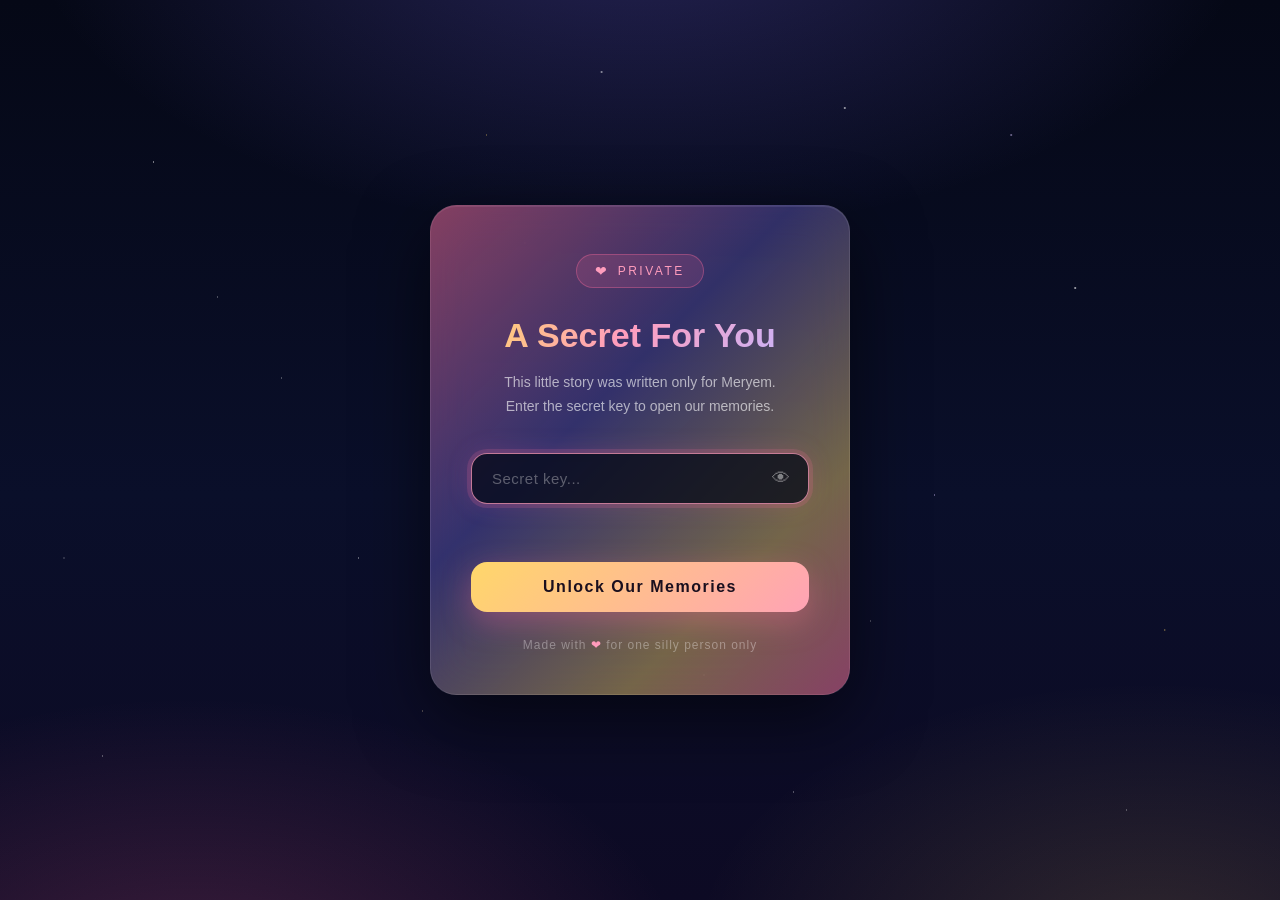
<file: index.html>
<!DOCTYPE html>
<html lang="zh-CN">

<head>

  <meta charset="UTF-8">

  <meta
          name="viewport"
          content="width=device-width, initial-scale=1.0">

  <title>To My Silly ❤️</title>

  <link rel="stylesheet" href="css/style.css">

  <script src="js/auth.js"></script>

  <script>
    // 访问守卫：未解锁时跳转到登录页
    if (!window.MBWGate || !MBWGate.isUnlocked()) {
      location.replace("login.html");
    }
  </script>

</head>
<body>

<div id="movieToast"></div>

<!-- 第1-10章背景：流星 -->
<video id="bgVideo1" autoplay muted loop playsinline>
  <source src="video/meteor.mp4" type="video/mp4">
</video>

<!-- 第11-12章背景：第二个背景视频 -->
<video id="bgVideo2" autoplay muted loop playsinline>
  <source src="video/background2.mp4" type="video/mp4">
</video>

<!-- 第13-29章背景：第三个背景视频 -->
<video id="bgVideo3" autoplay muted loop playsinline>
  <source src="video/background3.mp4" type="video/mp4">
</video>

<!-- 第30章最后一章：烟花（保持原来的 fireworks.mp4） -->
<video id="fireVideo" autoplay muted loop playsinline>
  <source src="video/fireworks.mp4" type="video/mp4">
</video>

<!-- 背景遮罩 -->
<div id="videoOverlay"></div>

<!-- 首页 -->
<section id="cover">

  <div class="cover-content">

    <h2 class="small-title">
      Happy Birthday
    </h2>

    <h1 id="name">
      Meryem ❤️ (Silly Meryem)
    </h1>

    <p class="subtitle">
      To My Silly
      A Little Story About How We Found Each Other
      Some stories begin with a plan.
      Ours didn't.
      It started with a message,
      a few silly conversations,
      and two people who were thousands of miles apart.
    </p >

    <button id="startBtn">
      ابدأ الذكريات
    </button>

  </div>

</section>

<!-- 幻灯片 -->
<section id="memory" class="hidden">

  <div id="slideContainer"></div>

  <div id="pageNumber"></div>

  <div id="movieQuote"></div>

</section>

<!-- 背景音乐 -->
<audio id="bgm" preload="auto"></audio>

<div id="navButtons">

  <button id="prevBtn">
    ❮
  </button>

  <button id="nextBtn">
    ❯
  </button>

</div>

<script src="js/data.js"></script>
<script src="js/effects.js"></script>
<script src="js/engine.js"></script>
</body>

</html>
</file>
<file: css/style.css>
/* =====================================================
   Meryem Birthday Movie — Clean Style V6
   -----------------------------------------------------
   Cleaned and consolidated version.
   Compatible with:
   index.html
   js/engine.js
   js/data.js
   ===================================================== */

/* =====================================================
   1. RESET / BASE
   ===================================================== */

* {
  margin: 0;
  padding: 0;
  box-sizing: border-box;
}

html,
body {
  width: 100%;
  height: 100%;
  min-height: 100%;
  overflow: hidden;
  background: #050816;
  color: #ffffff;
  font-family:
          "Poppins",
          "Segoe UI",
          "Noto Sans Arabic",
          Arial,
          sans-serif;
}

body {
  position: relative;
  -webkit-font-smoothing: antialiased;
  text-rendering: optimizeLegibility;
}

button {
  font-family: inherit;
}

/* =====================================================
   2. BACKGROUND VIDEOS
   ===================================================== */

#bgVideo1,
#bgVideo2,
#bgVideo3,
#fireVideo {
  position: fixed;
  inset: 0;
  display: block;
  width: 100%;
  height: 100%;
  min-width: 100vw;
  min-height: 100vh;
  min-height: 100dvh;
  object-fit: cover;
  object-position: center center;
  pointer-events: none;
  z-index: 0;
  transition: opacity 2s ease;
}

#bgVideo1,
#bgVideo2,
#bgVideo3,
#fireVideo {
  opacity: 0;
}

#bgVideo1 {
  opacity: 1;
}

/* Dark layer above videos */
#videoOverlay {
  position: fixed;
  inset: 0;
  background:
          linear-gradient(
                  180deg,
                  rgba(0, 0, 0, 0.18),
                  rgba(0, 0, 0, 0.42)
          );
  z-index: 1;
  pointer-events: none;
}

/* Optional star layer */
#stars {
  position: fixed;
  inset: 0;
  background-image:
          radial-gradient(
                  circle,
                  rgba(255, 255, 255, 0.9) 1.2px,
                  transparent 1.2px
          );
  background-size: 90px 90px;
  opacity: 0.25;
  z-index: 1;
  pointer-events: none;
}

/* Extra cinematic glow */
body::before {
  content: "";
  position: fixed;
  inset: 0;
  background:
          radial-gradient(
                  circle at 50% 0%,
                  rgba(90, 120, 255, 0.16),
                  transparent 48%
          ),
          radial-gradient(
                  circle at 50% 100%,
                  rgba(255, 80, 130, 0.10),
                  transparent 48%
          );
  z-index: 1;
  pointer-events: none;
}

/* =====================================================
   3. COMMON LAYERS
   ===================================================== */

#cover,
#memory {
  position: relative;
  z-index: 2;
  width: 100vw;
  max-width: none;
}

.hidden {
  display: none !important;
}

/* =====================================================
   4. COVER / HOME PAGE
   ===================================================== */

#cover {
  height: 100vh;
  height: 100dvh;
  display: flex;
  justify-content: center;
  align-items: center;
  text-align: center;
  padding: 30px;
}

.cover-content {
  width: min(900px, 92vw);
  animation: fadeUp 1.4s ease both;
}

.small-title {
  font-size: clamp(22px, 3vw, 32px);
  letter-spacing: 5px;
  color: #ffd166;
  margin-bottom: 18px;
  font-weight: 700;
}

#name {
  font-size: clamp(36px, 6vw, 64px);
  line-height: 1.2;
  font-weight: 700;
  margin-bottom: 24px;
  text-shadow: 0 8px 30px rgba(0, 0, 0, 0.35);
}

.subtitle {
  width: min(760px, 100%);
  margin: 0 auto 42px;
  color: rgba(255, 255, 255, 0.88);
  font-size: clamp(17px, 2vw, 22px);
  line-height: 1.8;
  white-space: pre-line;
}

/* Start button */
#startBtn {
  padding: 16px 44px;
  border: 1px solid rgba(255, 255, 255, 0.18);
  border-radius: 999px;
  background: rgba(255, 77, 109, 0.92);
  color: #ffffff;
  font-size: 20px;
  font-weight: 600;
  cursor: pointer;
  box-shadow:
          0 12px 35px rgba(0, 0, 0, 0.35),
          0 0 25px rgba(255, 77, 109, 0.18);
  transition:
          transform 0.3s ease,
          background 0.3s ease,
          box-shadow 0.3s ease;
  animation: breath 2.5s ease-in-out infinite;
}

#startBtn:hover {
  transform: scale(1.05);
  background: #ff6884;
  box-shadow:
          0 16px 40px rgba(0, 0, 0, 0.4),
          0 0 30px rgba(255, 77, 109, 0.25);
}

#startBtn:active {
  transform: scale(0.97);
}

/* =====================================================
   5. MEMORY AREA
   ===================================================== */

#memory {
  height: 100vh;
  height: 100dvh;
  display: flex;
  justify-content: center;
  align-items: stretch;
}

#slideContainer {
  width: 100%;
  height: 100%;
  min-height: 0;
}

/* Each page */
.slide {
  width: 100%;
  height: 100vh;
  height: 100dvh;
  min-height: 100vh;
  min-height: 100dvh;

  display: flex;
  flex-direction: column;
  justify-content: flex-start;
  align-items: center;

  padding:
          34px
          40px
          90px;

  gap: 20px;

  overflow-y: auto;
  overflow-x: hidden;

  scrollbar-width: none;
  -webkit-overflow-scrolling: touch;
}

.slide::-webkit-scrollbar {
  display: none;
}

/* =====================================================
   6. CHAPTER PAGE
   ===================================================== */

.chapter-slide {
  justify-content: center;
  text-align: center;
}

.chapter-slide h2 {
  font-size: clamp(22px, 3vw, 34px);
  letter-spacing: 5px;
  color: #ffd166;
  margin-bottom: 18px;
  font-weight: 700;
}

.chapter-slide h1 {
  max-width: 1000px;
  font-size: clamp(42px, 6vw, 70px);
  line-height: 1.2;
  margin-bottom: 24px;
  text-shadow: 0 10px 35px rgba(0, 0, 0, 0.35);
}

.chapter-slide p {
  width: min(760px, 92%);
  color: rgba(255, 255, 255, 0.86);
  font-size: 19px;
  line-height: 1.9;
}

/* =====================================================
   7. MOVIE LAYOUT
   PC: image left / text right
   Mobile: image top / text bottom
   ===================================================== */

.movie-layout {
  width: min(1400px, 100%);
  min-height: 0;
  flex: 1;

  display: grid;
  grid-template-columns:
    minmax(0, 1.2fr)
    minmax(0, 0.8fr);

  gap: clamp(22px, 3vw, 42px);
  align-items: center;
}

/* Image side */
.movie-image {
  width: 100%;
  min-width: 0;

  display: flex;
  justify-content: center;
  align-items: center;
}

/* Single image */
.movie-image > img {
  display: block;
  width: auto;
  max-width: 100%;
  max-height: 72vh;
  max-height: 72dvh;

  object-fit: contain;
  border-radius: 22px;

  box-shadow:
          0 18px 50px rgba(0, 0, 0, 0.45);

  animation: fadeImage 0.8s ease both;
}

/* Gallery */
.gallery {
  width: 100%;
  max-height: 78vh;
  max-height: 78dvh;

  display: grid;
  grid-template-columns: repeat(2, minmax(0, 1fr));
  gap: 16px;

  justify-items: center;
  align-items: center;
}

.gallery img {
  display: block;
  width: 100%;
  max-width: 100%;
  max-height: 62vh;
  max-height: 62dvh;

  object-fit: contain;
  border-radius: 18px;

  box-shadow:
          0 14px 35px rgba(0, 0, 0, 0.38);

  transition:
          transform 0.35s ease,
          box-shadow 0.35s ease;

  animation: fadeImage 0.8s ease both;
}

.gallery img:hover {
  transform: scale(1.025);
  box-shadow:
          0 18px 42px rgba(0, 0, 0, 0.45);
}

.gallery.gallery-3 {
  grid-template-columns: repeat(3, minmax(0, 1fr));
}

.gallery.gallery-4 {
  grid-template-columns: repeat(2, minmax(0, 1fr));
}

.gallery.gallery-many {
  grid-template-columns:
    repeat(auto-fit, minmax(180px, 1fr));
}

/* =====================================================
   8. MOVIE TEXT
   ===================================================== */

.movie-text {
  width: 100%;
  min-width: 0;
  max-height: 72vh;
  max-height: 72dvh;

  display: flex;
  flex-direction: column;
  justify-content: center;
  align-items: stretch;

  padding: 10px 12px 10px 8px;

  overflow-y: auto;
  overflow-x: hidden;

  scrollbar-width: thin;
  scrollbar-color:
          rgba(255, 255, 255, 0.2)
          transparent;
}

.movie-text::-webkit-scrollbar {
  width: 4px;
}

.movie-text::-webkit-scrollbar-thumb {
  background: rgba(255, 255, 255, 0.2);
  border-radius: 999px;
}

.movie-text h2 {
  font-size: clamp(28px, 3vw, 44px);
  line-height: 1.35;
  color: #ffd166;
  margin-bottom: 22px;
  font-weight: 700;

  direction: rtl;
  text-align: right;
}

.movie-text p {
  direction: rtl;
  text-align: right;
}

/* =====================================================
   9. STORY TEXT
   ===================================================== */

.story-text {
  width: 100%;
  max-width: 950px;

  color: #f5f5f5;

  font-size: 18px;
  line-height: 1.9;
  font-weight: 400;

  white-space: pre-line;
  overflow-wrap: anywhere;
  word-break: normal;

  direction: rtl;
  text-align: right;
}

.story-text.long {
  font-size: 17px;
  line-height: 1.8;
}

/* =====================================================
   10. TEXT-ONLY PAGE
   ===================================================== */

.text-slide {
  justify-content: center;
  text-align: center;
}

.text-box {
  width: min(950px, 100%);
  max-height: 78vh;
  max-height: 78dvh;

  padding: 30px;

  overflow-y: auto;
  scrollbar-width: none;
}

.text-box::-webkit-scrollbar {
  display: none;
}

.text-box h2 {
  font-size: clamp(30px, 4vw, 44px);
  line-height: 1.35;
  color: #ffd166;
  margin-bottom: 18px;
}

.text-subtitle {
  font-size: 21px;
  line-height: 1.6;
  color: rgba(255, 255, 255, 0.68);
  margin-bottom: 28px;
}

.text-box .story-text {
  width: 100%;
  max-width: 900px;
  margin: 0 auto;

  font-size: 19px;
  line-height: 2;
}

/* =====================================================
   11. CINEMATIC PAGE
   ===================================================== */

.cinematic {
  justify-content: center;
  align-items: center;
  text-align: center;
}

.cinematic-box {
  width: min(950px, 92%);
}

.cinematic-line {
  opacity: 0;
  color: #ffffff;

  font-size: clamp(24px, 4vw, 36px);
  line-height: 1.8;

  padding: 0 10px;

  text-shadow:
          0 8px 30px rgba(0, 0, 0, 0.45);

  animation: fadeMovie 1.4s ease forwards;
}

/* =====================================================
   12. CHAT
   ===================================================== */

.chat-window {
  width: min(700px, 96%);
  max-height: 78vh;
  max-height: 78dvh;

  margin: auto;

  padding: 22px;

  background: rgba(25, 25, 28, 0.88);

  border: 1px solid rgba(255, 255, 255, 0.08);
  border-radius: 26px;

  box-shadow:
          0 20px 65px rgba(0, 0, 0, 0.45);

  backdrop-filter: blur(14px);
  -webkit-backdrop-filter: blur(14px);

  animation: fadeUp 0.7s ease both;

  direction: ltr;
}

.chat-header {
  display: flex;
  align-items: center;
  gap: 14px;

  margin-bottom: 24px;
  direction: ltr;
}

.avatar {
  width: 60px;
  height: 60px;

  flex: 0 0 auto;

  border-radius: 50%;
  object-fit: cover;

  border: 2px solid rgba(255, 255, 255, 0.18);

  box-shadow:
          0 8px 22px rgba(0, 0, 0, 0.3);
}

.chat-header h3 {
  font-size: 21px;
  font-weight: 600;
  line-height: 1.3;
}

.online {
  display: inline-block;
  margin-top: 4px;

  color: #55d66b;
  font-size: 14px;
}

/* Chat area */
#chatArea {
  width: 100%;

  display: flex;
  flex-direction: column;
  gap: 14px;

  max-height: calc(78vh - 110px);
  overflow-y: auto;

  padding: 4px;

  scrollbar-width: none;
}

#chatArea::-webkit-scrollbar {
  display: none;
}

/* Message bubble */
.bubble {
  max-width: 76%;

  padding: 13px 17px;

  border-radius: 19px;

  font-size: 18px;
  line-height: 1.65;

  overflow-wrap: anywhere;
  word-break: break-word;

  animation: fadeUp 0.35s ease both;

  direction: ltr;
  text-align: left;
}

.them {
  align-self: flex-start;
  background: #363638;
  border-bottom-left-radius: 6px;
}

.me {
  align-self: flex-end;
  background: #0b93f6;
  border-bottom-right-radius: 6px;
}

/* Chat typing indicator */
.typing {
  width: 68px;

  padding: 13px;

  display: flex;
  align-items: center;
  justify-content: center;
  gap: 7px;

  border-radius: 20px;
}

.typing.them {
  align-self: flex-start;
  background: #333335;
}

.typing.me {
  align-self: flex-end;
  background: #0b93f6;
}

.typing span {
  width: 8px;
  height: 8px;

  border-radius: 50%;
  background: #ffffff;

  animation: blink 1.2s infinite;
}

.typing span:nth-child(2) {
  animation-delay: 0.2s;
}

.typing span:nth-child(3) {
  animation-delay: 0.4s;
}

/* Sticker */
.sticker {
  display: block;

  width: 130px;
  max-width: 58vw;

  height: auto;

  border-radius: 16px;
}

/* =====================================================
   13. VIDEO PAGE
   ===================================================== */

video {
  width: 100%;
  max-width: 900px;
  max-height: 70vh;

  object-fit: contain;

  border-radius: 22px;

  box-shadow:
          0 18px 45px rgba(0, 0, 0, 0.45);

  margin: 20px 0;
}

/* =====================================================
   14. QUOTE
   ===================================================== */

#movieQuote {
  position: fixed;

  left: 50%;
  bottom: 30px;

  transform: translateX(-50%);

  width: min(800px, 82vw);

  margin: 0;

  text-align: center;

  color: rgba(255, 255, 255, 0.72);

  font-size: 15px;
  line-height: 1.6;

  font-style: italic;

  z-index: 900;

  pointer-events: none;

  text-shadow:
          0 4px 18px rgba(0, 0, 0, 0.55);
}

/* =====================================================
   15. PAGE NUMBER
   ===================================================== */

#pageNumber {
  position: fixed;

  right: 24px;
  bottom: 22px;

  color: rgba(255, 255, 255, 0.68);

  font-size: 14px;

  z-index: 9998;
  pointer-events: none;
}

/* =====================================================
   16. NAVIGATION
   ===================================================== */

#navButtons {
  position: fixed;

  left: 20px;
  bottom: 20px;

  display: flex;
  gap: 11px;

  z-index: 9999;

  opacity: 0.28;

  transition:
          opacity 0.5s ease,
          transform 0.3s ease;
}

#navButtons.show {
  opacity: 1;
}

#navButtons button {
  width: 50px;
  height: 50px;

  padding: 0;

  display: flex;
  align-items: center;
  justify-content: center;

  border: 1px solid rgba(255, 255, 255, 0.12);
  border-radius: 50%;

  background: rgba(255, 255, 255, 0.12);

  backdrop-filter: blur(16px);
  -webkit-backdrop-filter: blur(16px);

  color: #ffffff;

  font-size: 23px;

  cursor: pointer;

  box-shadow:
          0 10px 30px rgba(0, 0, 0, 0.35);

  transition:
          transform 0.25s ease,
          background 0.25s ease;
}

#navButtons button:hover {
  transform: scale(1.08);
  background: rgba(255, 255, 255, 0.22);
}

#navButtons button:active {
  transform: scale(0.92);
}

/* =====================================================
   17. MOVIE TOAST
   ===================================================== */

#movieToast {
  position: fixed;

  top: 50%;
  left: 50%;

  transform: translate(-50%, -50%);

  width: min(85vw, 540px);

  padding: 24px 30px;

  box-sizing: border-box;

  border: 1px solid rgba(255, 255, 255, 0.16);
  border-radius: 20px;

  background: rgba(20, 20, 35, 0.90);

  backdrop-filter: blur(18px);
  -webkit-backdrop-filter: blur(18px);

  box-shadow:
          0 18px 55px rgba(0, 0, 0, 0.45);

  color: #ffffff;

  text-align: center;

  font-size: 18px;
  line-height: 1.65;

  z-index: 10000;

  opacity: 0;
  visibility: hidden;
  pointer-events: none;

  transition:
          opacity 0.3s ease,
          visibility 0.3s ease;
}

#movieToast.show {
  opacity: 1;
  visibility: visible;
}

/* Small dynamically-created toast */
#toast {
  position: fixed;

  left: 50%;
  bottom: 90px;

  transform: translateX(-50%);

  width: max-content;
  max-width: 88vw;

  padding: 12px 20px;

  border: 1px solid rgba(255, 255, 255, 0.10);
  border-radius: 30px;

  background: rgba(0, 0, 0, 0.76);

  color: #ffffff;

  font-size: 15px;
  line-height: 1.5;

  text-align: center;

  opacity: 0;
  pointer-events: none;

  transition:
          opacity 0.3s ease,
          bottom 0.3s ease;

  z-index: 99999;

  backdrop-filter: blur(10px);
  -webkit-backdrop-filter: blur(10px);
}

#toast.show {
  opacity: 1;
  bottom: 110px;
}

/* =====================================================
   18. ENDING
   ===================================================== */

.ending {
  width: 100%;
  height: 100%;

  display: flex;
  flex-direction: column;
  justify-content: center;
  align-items: center;

  text-align: center;
}

.ending h1 {
  font-size: clamp(40px, 6vw, 64px);
  line-height: 1.25;
  margin-bottom: 20px;
}

.ending p {
  max-width: 760px;

  font-size: 21px;
  line-height: 1.8;

  color: rgba(255, 255, 255, 0.82);
}

.heart {
  font-size: 60px;
  margin-top: 30px;

  animation: heartBeat 1.8s ease-in-out infinite;
}

/* =====================================================
   19. ANIMATIONS
   ===================================================== */

@keyframes fadeUp {
  from {
    opacity: 0;
    transform: translateY(35px);
  }

  to {
    opacity: 1;
    transform: translateY(0);
  }
}

@keyframes fadeImage {
  from {
    opacity: 0;
    transform: scale(0.985);
  }

  to {
    opacity: 1;
    transform: scale(1);
  }
}

@keyframes breath {
  0%,
  100% {
    transform: scale(1);
  }

  50% {
    transform: scale(1.035);
  }
}

@keyframes fadeMovie {
  from {
    opacity: 0;
    transform: translateY(20px);
  }

  to {
    opacity: 1;
    transform: translateY(0);
  }
}

@keyframes blink {
  0%,
  80%,
  100% {
    opacity: 0.2;
    transform: scale(0.7);
  }

  40% {
    opacity: 1;
    transform: scale(1);
  }
}

@keyframes heartBeat {
  0%,
  100% {
    transform: scale(1);
  }

  50% {
    transform: scale(1.12);
  }
}

/* =====================================================
   20. TABLET / MOBILE
   ===================================================== */

@media (max-width: 900px) {

  html,
  body {
    width: 100%;
    height: 100%;
    overflow: hidden;
  }

  /* ---------- Cover ---------- */

  #cover {
    min-height: 100dvh;
    padding: 24px 18px;
  }

  .cover-content {
    width: 100%;
  }

  .small-title {
    font-size: 21px;
    letter-spacing: 3px;
    margin-bottom: 14px;
  }

  #name {
    font-size: clamp(30px, 8vw, 45px);
    line-height: 1.25;
    margin-bottom: 18px;
  }

  .subtitle {
    font-size: 16px;
    line-height: 1.75;
    margin-bottom: 32px;
  }

  #startBtn {
    padding: 14px 32px;
    font-size: 18px;
  }

  /* ---------- Memory ---------- */

  #memory {
    height: 100dvh;
    min-height: 100dvh;

    padding: 0;

    align-items: flex-start;
  }

  #slideContainer {
    width: 100%;
    height: 100dvh;
  }

  /* ---------- Slide ---------- */

  .slide {
    width: 100%;
    height: 100dvh;
    min-height: 100dvh;

    padding:
            22px
            16px
            110px;

    justify-content: flex-start;
    align-items: center;

    gap: 16px;

    overflow-y: auto;
    overflow-x: hidden;
  }

  /* ---------- Titles ---------- */

  .slide > h2,
  .slide h2 {
    width: 100%;

    font-size: 27px;
    line-height: 1.35;

    text-align: center;

    margin:
            4px
            0
            10px;

    color: #ffd166;

    font-weight: 700;

    word-break: normal;
  }

  /* ---------- Movie layout ---------- */

  .movie-layout {
    width: 100%;

    display: flex;
    flex-direction: column;

    align-items: center;

    gap: 20px;

    flex: none;
  }

  /* ---------- Images ---------- */

  .movie-image {
    width: 100%;

    display: flex;
    justify-content: center;
    align-items: center;

    flex-shrink: 0;
  }

  .movie-image > img {
    display: block;

    width: auto;
    max-width: 100%;

    max-height: 40dvh;

    object-fit: contain;

    border-radius: 16px;

    box-shadow:
            0 12px 30px rgba(0, 0, 0, 0.38);

    animation:
            fadeImage 0.45s ease both;
  }

  /* ---------- Gallery ---------- */

  .gallery,
  .gallery.gallery-3,
  .gallery.gallery-4,
  .gallery.gallery-many {
    width: 100%;

    display: grid;
    grid-template-columns: 1fr;

    gap: 12px;

    max-height: none;
  }

  .gallery img {
    width: 100%;
    max-width: 100%;
    max-height: 48dvh;

    object-fit: contain;

    border-radius: 15px;

    box-shadow:
            0 10px 28px rgba(0, 0, 0, 0.30);

    animation:
            fadeImage 0.45s ease both;
  }

  /* ---------- Text ---------- */

  .movie-text {
    width: 100%;
    max-width: none;

    padding:
            0
            3px
            20px;

    display: flex;
    flex-direction: column;

    align-items: stretch;
    justify-content: flex-start;

    overflow: visible;

    max-height: none;
  }

  .movie-text h2 {
    width: 100%;

    font-size: 27px;
    line-height: 1.4;

    margin-bottom: 14px;

    direction: rtl;
    text-align: right;
  }

  .story-text,
  .movie-text .story-text {
    width: 100%;
    max-width: none;

    margin: 0;

    font-size: 17px;
    line-height: 1.85;

    font-weight: 400;

    direction: rtl;
    text-align: right;

    color: #f5f5f5;

    white-space: pre-line;
    overflow-wrap: anywhere;

    letter-spacing: 0.1px;
  }

  /* ---------- Text-only pages ---------- */

  .text-slide {
    justify-content: center;
    padding-bottom: 110px;
  }

  .text-box {
    width: 100%;
    max-width: none;

    max-height: 78dvh;

    padding:
            10px
            4px
            40px;
  }

  .text-box h2 {
    font-size: 28px;
  }

  .text-subtitle {
    font-size: 18px;
    line-height: 1.6;
    margin-bottom: 18px;
  }

  .text-box .story-text {
    font-size: 18px;
    line-height: 1.9;

    text-align: right;
  }

  /* ---------- Chapter ---------- */

  .chapter-slide {
    justify-content: center;

    text-align: center;

    padding:
            24px
            24px
            110px;
  }

  .chapter-slide h2 {
    width: auto;

    font-size: 20px;
    letter-spacing: 3px;

    text-align: center;
  }

  .chapter-slide h1 {
    width: 100%;

    font-size: 42px;
    line-height: 1.25;

    margin-bottom: 18px;
  }

  .chapter-slide p {
    width: 100%;

    font-size: 17px;
    line-height: 1.8;
  }

  /* ---------- Cinematic ---------- */

  .cinematic {
    justify-content: center;

    padding:
            25px
            20px
            110px;
  }

  .cinematic-box {
    width: 100%;
  }

  .cinematic-line {
    font-size: 24px;
    line-height: 1.8;
    padding: 0 6px;
  }

  /* ---------- Chat ---------- */

  .chat-window {
    width: 100%;
    max-width: 430px;

    max-height: 78dvh;

    padding: 18px;

    border-radius: 22px;
  }

  .chat-header {
    gap: 12px;
    margin-bottom: 18px;
  }

  .avatar {
    width: 52px;
    height: 52px;
  }

  .chat-header h3 {
    font-size: 19px;
  }

  #chatArea {
    max-height: calc(78dvh - 105px);
  }

  .bubble {
    max-width: 82%;

    padding:
            11px
            15px;

    font-size: 17px;
    line-height: 1.55;
  }

  .sticker {
    width: 118px;
    max-width: 58vw;
  }

  /* ---------- Quote ---------- */

  #movieQuote {
    left: 50%;
    bottom: 76px;

    width: 84%;
    max-width: 420px;

    font-size: 13px;
    line-height: 1.55;

    opacity: 0.78;
  }

  /* ---------- Page number ---------- */

  #pageNumber {
    right: 14px;
    bottom: 17px;

    font-size: 12px;
    opacity: 0.55;
  }

  /* ---------- Navigation ---------- */

  #navButtons {
    left: 16px;
    bottom: 16px;

    gap: 10px;
  }

  #navButtons button {
    width: 44px;
    height: 44px;

    font-size: 20px;
  }

  /* ---------- Toast ---------- */

  #movieToast {
    width: 84%;
    max-width: 390px;

    padding:
            17px
            20px;

    font-size: 17px;
    line-height: 1.65;

    border-radius: 18px;
  }

  /* ---------- Ending ---------- */

  .ending {
    justify-content: center;

    padding:
            25px
            20px
            110px;
  }

  .ending h1 {
    font-size: 42px;
    line-height: 1.25;
  }

  .ending p {
    font-size: 18px;
    line-height: 1.85;
  }

  .heart {
    font-size: 52px;
  }
}

/* =====================================================
   21. VERY SMALL PHONES
   ===================================================== */

@media (max-width: 380px) {

  .slide {
    padding-left: 13px;
    padding-right: 13px;
  }

  .slide h2 {
    font-size: 24px;
  }

  .chapter-slide h1 {
    font-size: 37px;
  }

  .story-text,
  .movie-text .story-text {
    font-size: 16px;
    line-height: 1.8;
  }

  .movie-image > img {
    max-height: 36dvh;
  }

  .bubble {
    font-size: 16px;
  }

  #startBtn {
    padding:
            13px
            28px;

    font-size: 17px;
  }
}

/* =====================================================
   22. REDUCED MOTION
   ===================================================== */

@media (prefers-reduced-motion: reduce) {

  *,
  *::before,
  *::after {
    animation-duration: 0.01ms !important;
    animation-iteration-count: 1 !important;
    transition-duration: 0.01ms !important;
    scroll-behavior: auto !important;
  }
}
</file>
<file: css/login.css>
/* =====================================================
   Meryem Birthday Web — Login Gate Style
   -----------------------------------------------------
   Romantic starry-night login screen.
   Compatible with: login.html / js/auth.js
   ===================================================== */

/* ---------- 1. RESET / BASE ---------- */

* {
  margin: 0;
  padding: 0;
  box-sizing: border-box;
}

html,
body {
  width: 100%;
  height: 100%;
  min-height: 100%;
  overflow: hidden;
  background: #050816;
  color: #ffffff;
  font-family:
          "Poppins",
          "Segoe UI",
          "Noto Sans Arabic",
          Arial,
          sans-serif;
  -webkit-font-smoothing: antialiased;
  text-rendering: optimizeLegibility;
}

button,
input {
  font-family: inherit;
}

/* ---------- 2. STARFIELD BACKGROUND ---------- */

#loginBackdrop {
  position: fixed;
  inset: 0;
  z-index: 0;
  background:
          radial-gradient(ellipse 80% 60% at 50% -10%, rgba(124, 108, 255, 0.28), transparent 60%),
          radial-gradient(ellipse 60% 50% at 15% 110%, rgba(255, 107, 157, 0.20), transparent 65%),
          radial-gradient(ellipse 55% 45% at 90% 105%, rgba(255, 214, 106, 0.14), transparent 65%),
          linear-gradient(180deg, #050816 0%, #0a0f2a 55%, #0d0a24 100%);
}

.stars,
.stars-two {
  position: absolute;
  inset: 0;
  background: transparent;
  pointer-events: none;
}

.stars {
  background-image:
          radial-gradient(1px 1px at 12% 18%, rgba(255, 255, 255, 0.9), transparent),
          radial-gradient(1px 1px at 28% 62%, rgba(255, 255, 255, 0.7), transparent),
          radial-gradient(1.5px 1.5px at 41% 27%, rgba(255, 226, 180, 0.9), transparent),
          radial-gradient(1px 1px at 55% 75%, rgba(255, 255, 255, 0.65), transparent),
          radial-gradient(1.5px 1.5px at 66% 12%, rgba(255, 255, 255, 0.85), transparent),
          radial-gradient(1px 1px at 73% 55%, rgba(214, 196, 255, 0.8), transparent),
          radial-gradient(1.5px 1.5px at 84% 32%, rgba(255, 255, 255, 0.9), transparent),
          radial-gradient(1px 1px at 91% 70%, rgba(255, 214, 106, 0.8), transparent),
          radial-gradient(1px 1px at 8% 84%, rgba(255, 255, 255, 0.6), transparent),
          radial-gradient(1px 1px at 22% 42%, rgba(255, 255, 255, 0.55), transparent),
          radial-gradient(1.5px 1.5px at 47% 8%, rgba(255, 255, 255, 0.7), transparent),
          radial-gradient(1px 1px at 62% 88%, rgba(255, 255, 255, 0.6), transparent);
  animation: twinkle 4.5s ease-in-out infinite;
}

.stars-two {
  background-image:
          radial-gradient(1px 1px at 17% 33%, rgba(255, 255, 255, 0.55), transparent),
          radial-gradient(1px 1px at 33% 79%, rgba(255, 226, 180, 0.6), transparent),
          radial-gradient(1.5px 1.5px at 52% 48%, rgba(255, 255, 255, 0.75), transparent),
          radial-gradient(1px 1px at 68% 69%, rgba(255, 255, 255, 0.5), transparent),
          radial-gradient(1.5px 1.5px at 79% 15%, rgba(214, 196, 255, 0.7), transparent),
          radial-gradient(1px 1px at 88% 90%, rgba(255, 255, 255, 0.55), transparent),
          radial-gradient(1px 1px at 5% 62%, rgba(255, 255, 255, 0.5), transparent),
          radial-gradient(1px 1px at 38% 15%, rgba(255, 214, 106, 0.6), transparent);
  animation: twinkle 6s ease-in-out 1.2s infinite;
}

@keyframes twinkle {
  0%,
  100% {
    opacity: 0.55;
  }
  50% {
    opacity: 1;
  }
}

/* shooting star */

.shooting-star {
  position: absolute;
  top: 12%;
  left: -20%;
  width: 220px;
  height: 2px;
  background: linear-gradient(90deg, rgba(255, 255, 255, 0), rgba(255, 255, 255, 0.9));
  border-radius: 999px;
  transform: rotate(-18deg);
  opacity: 0;
  animation: shoot 7s ease-in infinite;
  pointer-events: none;
}

.shooting-star::after {
  content: "";
  position: absolute;
  right: 0;
  top: 50%;
  width: 6px;
  height: 6px;
  border-radius: 50%;
  background: #ffffff;
  transform: translateY(-50%);
  box-shadow: 0 0 12px 4px rgba(255, 255, 255, 0.65);
}

@keyframes shoot {
  0% {
    transform: translateX(0) rotate(-18deg);
    opacity: 0;
  }
  6% {
    opacity: 1;
  }
  16% {
    transform: translateX(120vw) rotate(-18deg);
    opacity: 0;
  }
  100% {
    transform: translateX(120vw) rotate(-18deg);
    opacity: 0;
  }
}

/* floating hearts */

.floating-hearts {
  position: absolute;
  inset: 0;
  overflow: hidden;
  pointer-events: none;
}

.floating-hearts span {
  position: absolute;
  bottom: -40px;
  color: rgba(255, 107, 157, 0.35);
  font-size: 22px;
  animation: rise linear infinite;
}

.floating-hearts span:nth-child(1) {
  left: 8%;
  animation-duration: 16s;
  animation-delay: 0s;
  font-size: 26px;
}

.floating-hearts span:nth-child(2) {
  left: 24%;
  animation-duration: 21s;
  animation-delay: 3.5s;
  font-size: 18px;
}

.floating-hearts span:nth-child(3) {
  left: 42%;
  animation-duration: 18s;
  animation-delay: 7s;
  font-size: 30px;
}

.floating-hearts span:nth-child(4) {
  left: 58%;
  animation-duration: 24s;
  animation-delay: 1.8s;
  font-size: 20px;
}

.floating-hearts span:nth-child(5) {
  left: 74%;
  animation-duration: 17s;
  animation-delay: 9.5s;
  font-size: 28px;
}

.floating-hearts span:nth-child(6) {
  left: 88%;
  animation-duration: 22s;
  animation-delay: 5.2s;
  font-size: 18px;
}

@keyframes rise {
  0% {
    transform: translateY(0) rotate(0deg) scale(0.8);
    opacity: 0;
  }
  12% {
    opacity: 1;
  }
  90% {
    opacity: 0.6;
  }
  100% {
    transform: translateY(-110vh) rotate(28deg) scale(1.15);
    opacity: 0;
  }
}

/* ---------- 3. LOGIN CARD ---------- */

#loginWrap {
  position: relative;
  z-index: 1;
  width: 100%;
  height: 100%;
  display: flex;
  align-items: center;
  justify-content: center;
  padding: 24px;
}

.login-card {
  position: relative;
  width: 100%;
  max-width: 420px;
  padding: 48px 40px 42px;
  border-radius: 26px;
  background: rgba(255, 255, 255, 0.055);
  border: 1px solid rgba(255, 255, 255, 0.12);
  backdrop-filter: blur(22px);
  -webkit-backdrop-filter: blur(22px);
  box-shadow:
          0 24px 70px rgba(0, 0, 0, 0.55),
          inset 0 1px 0 rgba(255, 255, 255, 0.1);
  text-align: center;
  animation: cardIn 0.9s cubic-bezier(0.22, 0.9, 0.3, 1) both;
}

/* glowing border accent */

.login-card::before {
  content: "";
  position: absolute;
  inset: -1px;
  border-radius: 27px;
  background: linear-gradient(
          135deg,
          rgba(255, 107, 157, 0.6),
          rgba(124, 108, 255, 0.35) 40%,
          rgba(255, 214, 106, 0.5) 75%,
          rgba(255, 107, 157, 0.6)
  );
  z-index: -1;
  opacity: 0.8;
  pointer-events: none;
  animation: borderGlow 5s linear infinite;
}

@keyframes borderGlow {
  0%,
  100% {
    opacity: 0.75;
  }
  50% {
    opacity: 0.45;
  }
}

@keyframes cardIn {
  from {
    opacity: 0;
    transform: translateY(34px) scale(0.96);
  }
  to {
    opacity: 1;
    transform: translateY(0) scale(1);
  }
}

/* badge */

.login-badge {
  display: inline-flex;
  align-items: center;
  gap: 8px;
  padding: 8px 18px;
  border-radius: 999px;
  background: rgba(255, 107, 157, 0.14);
  border: 1px solid rgba(255, 107, 157, 0.35);
  color: #ff9dbd;
  font-size: 12px;
  letter-spacing: 2.5px;
  text-transform: uppercase;
  margin-bottom: 26px;
}

.login-badge .heart {
  display: inline-block;
  animation: beat 1.4s ease-in-out infinite;
  font-size: 14px;
}

@keyframes beat {
  0%,
  100% {
    transform: scale(1);
  }
  25% {
    transform: scale(1.25);
  }
  40% {
    transform: scale(1);
  }
  60% {
    transform: scale(1.18);
  }
}

/* titles */

.login-title {
  font-size: 34px;
  font-weight: 700;
  line-height: 1.25;
  background: linear-gradient(120deg, #ffd76a 0%, #ff9dbd 45%, #c3b6ff 100%);
  -webkit-background-clip: text;
  background-clip: text;
  -webkit-text-fill-color: transparent;
  color: transparent;
  margin-bottom: 14px;
}

.login-subtitle {
  font-size: 14px;
  line-height: 1.7;
  color: rgba(255, 255, 255, 0.62);
  margin-bottom: 34px;
}

/* ---------- 4. FORM ---------- */

#loginForm {
  display: flex;
  flex-direction: column;
  gap: 16px;
}

.field-box {
  position: relative;
}

.field-box input {
  width: 100%;
  padding: 16px 52px 16px 20px;
  border-radius: 16px;
  border: 1px solid rgba(255, 255, 255, 0.14);
  background: rgba(5, 8, 22, 0.55);
  color: #ffffff;
  font-size: 15px;
  letter-spacing: 1.5px;
  outline: none;
  transition: border-color 0.25s ease, box-shadow 0.25s ease, background 0.25s ease;
}

.field-box input::placeholder {
  color: rgba(255, 255, 255, 0.32);
  letter-spacing: 0.5px;
}

.field-box input:focus {
  border-color: rgba(255, 157, 189, 0.75);
  background: rgba(5, 8, 22, 0.75);
  box-shadow: 0 0 0 4px rgba(255, 107, 157, 0.16), 0 0 26px rgba(255, 107, 157, 0.18);
}

/* eye toggle */

#toggleEye {
  position: absolute;
  right: 8px;
  top: 50%;
  transform: translateY(-50%);
  width: 40px;
  height: 40px;
  border: none;
  background: transparent;
  color: rgba(255, 255, 255, 0.45);
  font-size: 18px;
  cursor: pointer;
  border-radius: 10px;
  transition: color 0.2s ease, background 0.2s ease;
}

#toggleEye:hover {
  color: #ffd76a;
  background: rgba(255, 255, 255, 0.06);
}

/* unlock button */

#loginBtn {
  position: relative;
  margin-top: 6px;
  padding: 16px;
  border: none;
  border-radius: 16px;
  cursor: pointer;
  font-size: 16px;
  font-weight: 600;
  letter-spacing: 1.5px;
  color: #1a0f1e;
  background: linear-gradient(135deg, #ffd76a 0%, #ff9dbd 55%, #c3b6ff 100%);
  background-size: 200% 200%;
  box-shadow: 0 10px 30px rgba(255, 107, 157, 0.35);
  transition: transform 0.2s ease, box-shadow 0.25s ease, background-position 0.6s ease, filter 0.2s ease;
  overflow: hidden;
}

#loginBtn:hover {
  transform: translateY(-2px);
  background-position: 100% 50%;
  box-shadow: 0 14px 38px rgba(255, 107, 157, 0.5);
}

#loginBtn:active {
  transform: translateY(0) scale(0.985);
}

#loginBtn:disabled {
  cursor: wait;
  filter: saturate(0.55) brightness(0.85);
  transform: none;
}

/* error message */

.login-error {
  min-height: 20px;
  font-size: 13px;
  color: #ff8ba7;
  opacity: 0;
  transform: translateY(-4px);
  transition: opacity 0.25s ease, transform 0.25s ease;
}

.login-error.show {
  opacity: 1;
  transform: translateY(0);
}

.login-card.shake {
  animation: shake 0.5s ease;
}

@keyframes shake {
  0%,
  100% {
    transform: translateX(0);
  }
  15% {
    transform: translateX(-10px);
  }
  30% {
    transform: translateX(9px);
  }
  45% {
    transform: translateX(-7px);
  }
  60% {
    transform: translateX(6px);
  }
  75% {
    transform: translateX(-4px);
  }
  90% {
    transform: translateX(2px);
  }
}

/* success state */

.login-card.success::before {
  opacity: 1;
}

/* footer */

.login-footer {
  margin-top: 26px;
  font-size: 12px;
  color: rgba(255, 255, 255, 0.35);
  letter-spacing: 1px;
}

.login-footer .dot {
  color: #ff9dbd;
}

/* ---------- 5. RESPONSIVE ---------- */

@media (max-width: 480px) {
  .login-card {
    padding: 38px 26px 34px;
    border-radius: 22px;
  }

  .login-title {
    font-size: 27px;
  }

  .login-subtitle {
    font-size: 13px;
  }

  #loginBtn {
    font-size: 15px;
  }
}
</file>
